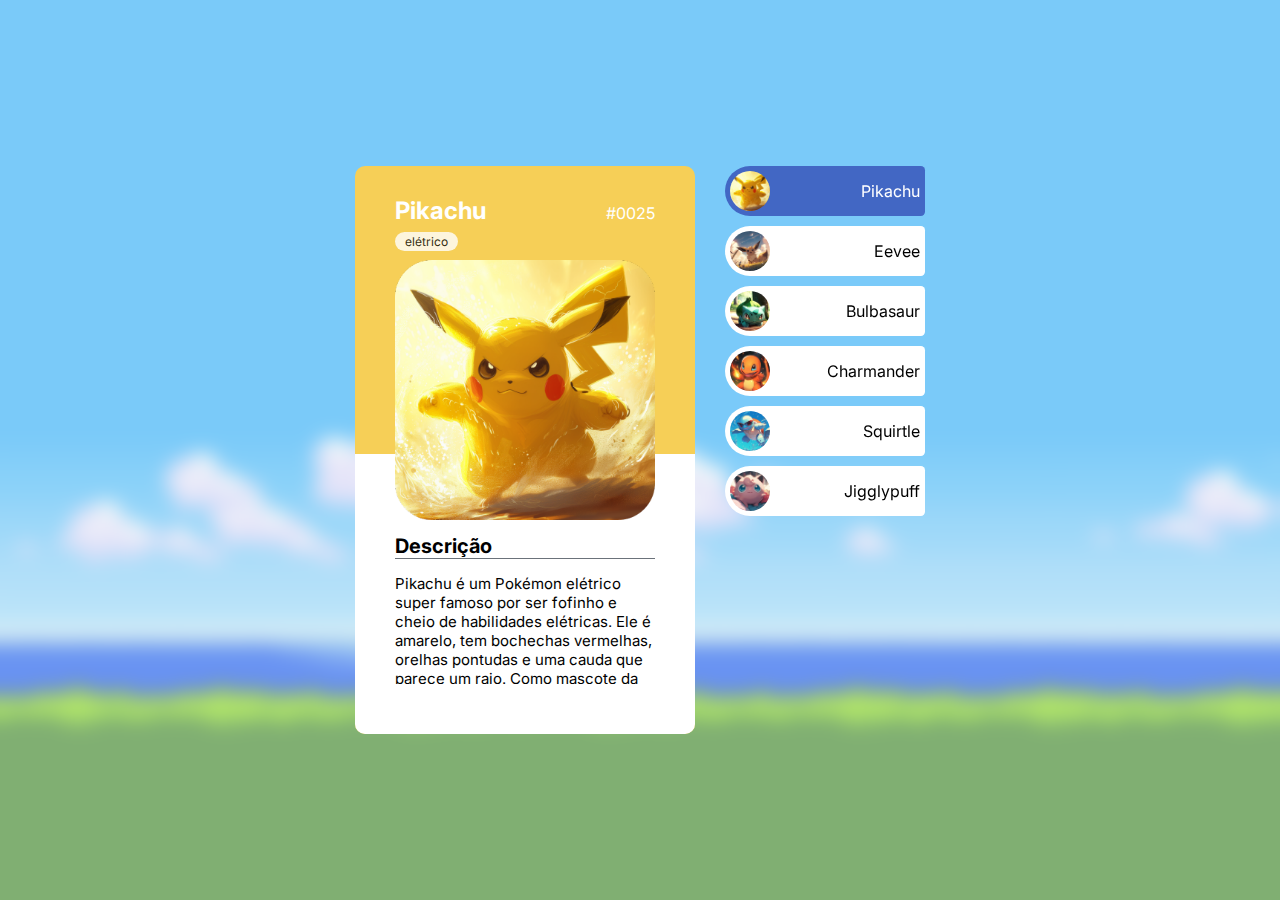
<file: index.html>
<!DOCTYPE html>
<html lang="pt-BR">

<head>
    <meta charset="UTF-8">
    <meta name="viewport" content="width=device-width, initial-scale=1.0">
    <title>Pokédex!</title>


    <link rel="stylesheet" href="./src/css/reset.css">
    <link rel="stylesheet" href="./src/css/estilos.css">
    <link rel="stylesheet" href="./src/css/responsivo.css">

    <link rel="preconnect" href="https://fonts.googleapis.com">
<link rel="preconnect" href="https://fonts.gstatic.com" crossorigin>
<link href="https://fonts.googleapis.com/css2?family=Inter:ital,opsz,wght@0,14..32,100..900;1,14..32,100..900&family=Poppins:ital,wght@0,100;0,200;0,300;0,400;0,500;0,600;0,700;0,800;0,900;1,100;1,200;1,300;1,400;1,500;1,600;1,700;1,800;1,900&display=swap" rel="stylesheet">

</head>

<body>
    <main>
        <div class="pokedexs">
            <div class="cartoes-pokedex">
                <div class="cartao-pokedex tipo-eletrico aberto" id="cartao-pikachu">
                    <div class="cartao-topo">
                        <div class="detalhes">
                            <h2 class="nome">Pikachu</h2>
                            <span>#0025</span>
                        </div>
                        <span class="tipo">elétrico</span>
                        <div class="cartao-imagem">
                            <img src="./src/imagens/pikachu.png" alt="Pikachu">
                        </div>
                    </div>
                    <div class="cartao-informacoes">
                        <div class="descricao">
                            <h3>Descrição</h3>
                            <p>Pikachu é um Pokémon elétrico super famoso por ser fofinho e cheio de habilidades
                                elétricas. Ele é amarelo, tem bochechas vermelhas, orelhas pontudas e uma cauda que
                                parece um raio. Como mascote da franquia Pokémon, ele é o parceiro inseparável do Ash no
                                anime. Pikachu vem do Pichu e pode virar um Raichu se usar uma Pedra do Trovão. Ele é
                                muito popular e está em todo tipo de produto e mídia relacionada a Pokémon.</p>
                        </div>
                    </div>
                </div>

                <div class="cartao-pokedex tipo-normal" id="cartao-eevee">
                    <div class="cartao-topo">
                        <div class="detalhes">
                            <h2 class="nome">Eevee</h2>
                            <span>#0133</span>
                        </div>
                        <span class="tipo">normal</span>
                        <div class="cartao-imagem">
                            <img src="./src/imagens/eevee.png" alt="Eevee">
                        </div>
                    </div>
                    <div class="cartao-informacoes">
                        <div class="descricao">
                            <h3>Descrição</h3>
                            <p>Eevee é um Pokémon do tipo Normal, conhecido por sua fofura e capacidade única de evoluir
                                para várias formas diferentes, chamadas "Eeveelutions". Ele tem pelagem marrom, uma
                                cauda fofa e uma gola de pelo creme. Eevee pode evoluir para Vaporeon, Jolteon, Flareon,
                                Espeon, Umbreon, Leafeon, Glaceon ou Sylveon, dependendo de fatores como pedras
                                evolutivas e condições específicas. É muito popular entre os fãs por sua versatilidade e
                                charme.</p>
                        </div>
                    </div>
                </div>

                <div class="cartao-pokedex tipo-planta" id="cartao-bulbasaur">
                    <div class="cartao-topo">
                        <div class="detalhes">
                            <h2 class="nome">Bulbasaur</h2>
                            <span>#0001</span>
                        </div>
                        <span class="tipo">planta</span>
                        <div class="cartao-imagem">
                            <img src="./src/imagens/bulbasaur.png" alt="Bulbasaur">
                        </div>
                    </div>
                    <div class="cartao-informacoes">
                        <div class="descricao">
                            <h3>Descrição</h3>
                            <p>Bulbasaur é um Pokémon do tipo Planta/Venenoso, conhecido por seu visual que lembra um
                                pequeno dinossauro com um bulbo de planta nas costas. Esse bulbo é a fonte de seus
                                poderes e permite que ele use ataques como "Chicote de Vinha". Bulbasaur evolui para
                                Ivysaur e depois para Venusaur. Ele é um dos Pokémon iniciais da região de Kanto e é
                                muito popular entre os fãs por sua lealdade e coragem.</p>
                        </div>
                    </div>
                </div>

                <div class="cartao-pokedex tipo-fogo" id="cartao-charmander">
                    <div class="cartao-topo">
                        <div class="detalhes">
                            <h2 class="nome">Charmander</h2>
                            <span>#0004</span>
                        </div>
                        <span class="tipo">fogo</span>
                        <div class="cartao-imagem">
                            <img src="./src/imagens/charmander.png" alt="Charmander">
                        </div>
                    </div>
                    <div class="cartao-informacoes">
                        <div class="descricao">
                            <h3>Descrição</h3>
                            <p>Charmander é um Pokémon do tipo Fogo, conhecido por sua aparência de pequeno dinossauro
                                laranja com uma chama na ponta da cauda. Essa chama reflete seu estado emocional e de
                                saúde. Charmander pode usar ataques de fogo como "Brasas" e "Lança-Chamas". Ele evolui
                                para Charmeleon e depois para Charizard, tornando-se mais poderoso. No anime, é
                                retratado como leal e corajoso. Como um dos Pokémon iniciais da região de Kanto,
                                Charmander é muito popular entre os fãs.</p>
                        </div>
                    </div>
                </div>

                <div class="cartao-pokedex tipo-agua" id="cartao-squirtle">
                    <div class="cartao-topo">
                        <div class="detalhes">
                            <h2 class="nome">Squirtle</h2>
                            <span>#0007</span>
                        </div>
                        <span class="tipo">agua</span>
                        <div class="cartao-imagem">
                            <img src="./src/imagens/squirtle.png" alt="Squirtle">
                        </div>
                    </div>
                    <div class="cartao-informacoes">
                        <div class="descricao">
                            <h3>Descrição</h3>
                            <p>Squirtle é um Pokémon do tipo Água, conhecido por sua aparência de pequena tartaruga azul
                                com uma cauda enrolada. Ele pode usar ataques de água, como "Jato de Água" e "Pistola
                                d'Água". Squirtle evolui para Wartortle e depois para Blastoise, ganhando mais força e
                                habilidades. No anime, é retratado como leal e corajoso. Como um dos Pokémon iniciais da
                                região de Kanto, Squirtle é muito popular entre os fãs.</p>
                        </div>
                    </div>
                </div>

                <div class="cartao-pokedex tipo-fada" id="cartao-jigglypuff">
                    <div class="cartao-topo">
                        <div class="detalhes">
                            <h2 class="nome">Jigglypuff</h2>
                            <span>#0039</span>
                        </div>
                        <span class="tipo">fada</span>
                        <div class="cartao-imagem">
                            <img src="./src/imagens/jigglypuff.png" alt="Jigglypuff">
                        </div>
                    </div>
                    <div class="cartao-informacoes">
                        <div class="descricao">
                            <h3>Descrição</h3>
                            <p>Jigglypuff é um Pokémon do tipo Normal/Fada, conhecido por sua aparência fofa e redonda,
                                com grandes olhos azuis e uma pelagem rosa. Ele tem a habilidade de cantar uma canção de
                                ninar que faz seus oponentes adormecerem. Jigglypuff é famoso por ficar irritado quando
                                as pessoas adormecem durante suas apresentações, muitas vezes desenhando em seus rostos
                                como vingança. Ele evolui para Wigglytuff quando exposto a uma Pedra da Lua. Jigglypuff
                                é um personagem popular na franquia Pokémon, aparecendo em jogos, animes e outros
                                produtos.</p>
                        </div>
                    </div>
                </div>
            </div>
            <nav class="listagem">
                <ul>
                    <li class="pokedex ativo" id="pikachu">
                        <img src="./src/imagens/pikachu.png" alt="Pikachu">
                        <span>Pikachu</span>
                    </li>
                    <li class="pokedex" id="eevee">
                        <img src="./src/imagens/eevee.png" alt="Eevee">
                        <span>Eevee</span>
                    </li>
                    <li class="pokedex" id="bulbasaur">
                        <img src="./src/imagens/bulbasaur.png" alt="Bulbasaur">
                        <span>Bulbasaur</span>
                    </li>
                    <li class="pokedex" id="charmander">
                        <img src="./src/imagens/charmander.png" alt="Charmander">
                        <span>Charmander</span>
                    </li>
                    <li class="pokedex" id="squirtle">
                        <img src="./src/imagens/squirtle.png" alt="Squirtle">
                        <span>Squirtle</span>
                    </li>
                    <li class="pokedex" id="jigglypuff">
                        <img src="./src/imagens/jigglypuff.png" alt="Jigglypuff">
                        <span>Jigglypuff</span>
                    </li>
                </ul>
            </nav>
        </div>
    </main>
    <script src="./src/js/index.js"></script>
</body>
</html>
</file>
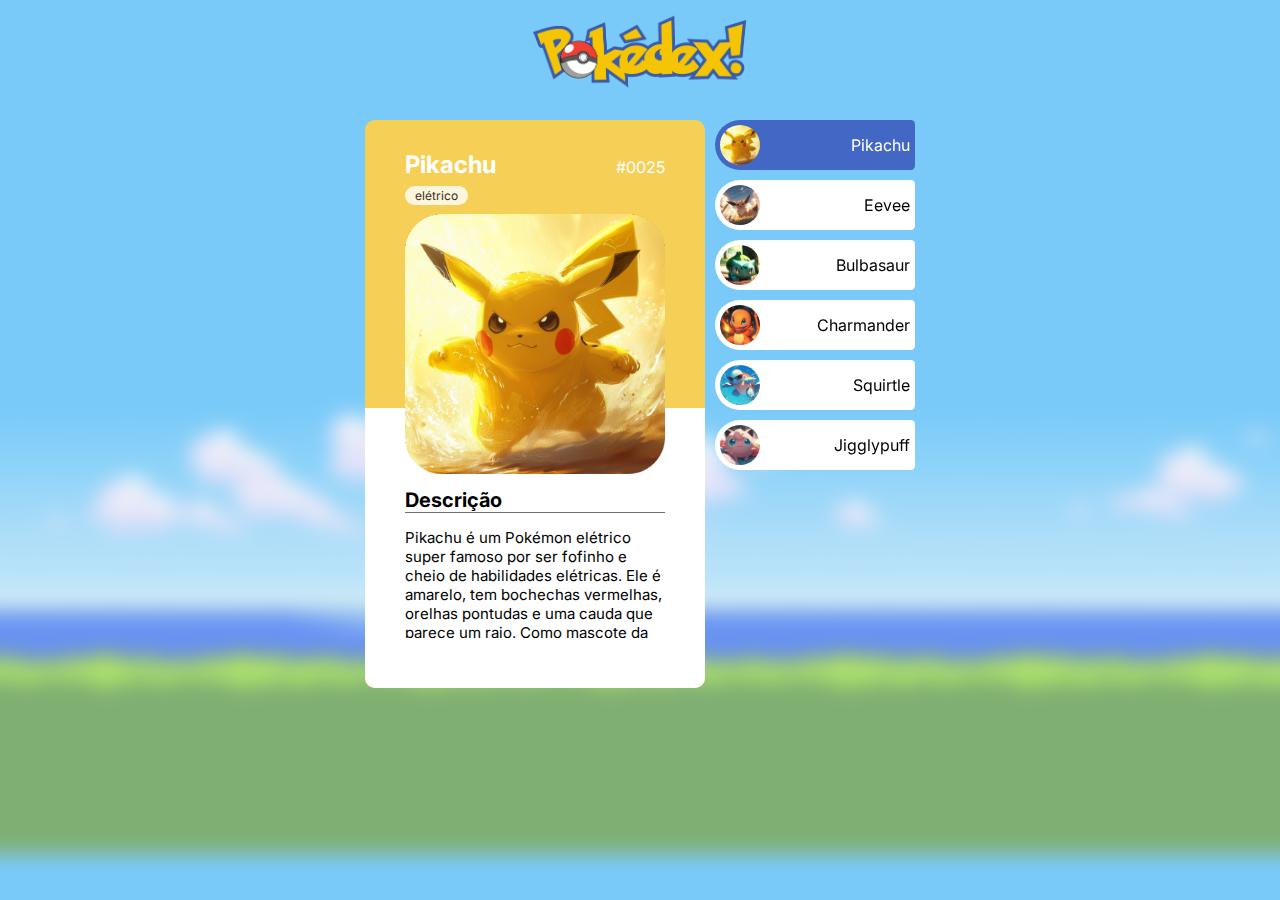
<file: Projeto-pokedex/index.html>
<!DOCTYPE html>
<html lang="pt-BR">

<head>
    <meta charset="UTF-8">
    <meta name="viewport" content="width=device-width, initial-scale=1.0">
    <title>Pokédex!</title>


    

    <link rel="stylesheet" href="./src/css/reset.css">
    <link rel="stylesheet" href="./src/css/estilos.css">
    <link rel="stylesheet" href="./src/css/responsivo.css">

    <link rel="preconnect" href="https://fonts.googleapis.com">
<link rel="preconnect" href="https://fonts.gstatic.com" crossorigin>
<link href="https://fonts.googleapis.com/css2?family=Inter:ital,opsz,wght@0,14..32,100..900;1,14..32,100..900&family=Poppins:ital,wght@0,100;0,200;0,300;0,400;0,500;0,600;0,700;0,800;0,900;1,100;1,200;1,300;1,400;1,500;1,600;1,700;1,800;1,900&display=swap" rel="stylesheet">

</head>

<body>

    <header>
        <img src="./src/imagens/pokedex.png" alt="Pokedex" class="logo">
    </header>
    <main>
        <div class="pokedexs">
            <div class="cartoes-pokedex">
                <div class="cartao-pokedex tipo-eletrico aberto" id="cartao-pikachu">
                    <div class="cartao-topo">
                        <div class="detalhes">
                            <h2 class="nome">Pikachu</h2>
                            <span>#0025</span>
                        </div>
                        <span class="tipo">elétrico</span>
                        <div class="cartao-imagem">
                            <img src="./src/imagens/pikachu.png" alt="Pikachu">
                        </div>
                    </div>
                    <div class="cartao-informacoes">
                        <div class="descricao">
                            <h3>Descrição</h3>
                            <p>Pikachu é um Pokémon elétrico super famoso por ser fofinho e cheio de habilidades
                                elétricas. Ele é amarelo, tem bochechas vermelhas, orelhas pontudas e uma cauda que
                                parece um raio. Como mascote da franquia Pokémon, ele é o parceiro inseparável do Ash no
                                anime. Pikachu vem do Pichu e pode virar um Raichu se usar uma Pedra do Trovão. Ele é
                                muito popular e está em todo tipo de produto e mídia relacionada a Pokémon.</p>
                        </div>
                    </div>
                </div>

                <div class="cartao-pokedex tipo-normal" id="cartao-eevee">
                    <div class="cartao-topo">
                        <div class="detalhes">
                            <h2 class="nome">Eevee</h2>
                            <span>#0133</span>
                        </div>
                        <span class="tipo">normal</span>
                        <div class="cartao-imagem">
                            <img src="./src/imagens/eevee.png" alt="Eevee">
                        </div>
                    </div>
                    <div class="cartao-informacoes">
                        <div class="descricao">
                            <h3>Descrição</h3>
                            <p>Eevee é um Pokémon do tipo Normal, conhecido por sua fofura e capacidade única de evoluir
                                para várias formas diferentes, chamadas "Eeveelutions". Ele tem pelagem marrom, uma
                                cauda fofa e uma gola de pelo creme. Eevee pode evoluir para Vaporeon, Jolteon, Flareon,
                                Espeon, Umbreon, Leafeon, Glaceon ou Sylveon, dependendo de fatores como pedras
                                evolutivas e condições específicas. É muito popular entre os fãs por sua versatilidade e
                                charme.</p>
                        </div>
                    </div>
                </div>

                <div class="cartao-pokedex tipo-planta" id="cartao-bulbasaur">
                    <div class="cartao-topo">
                        <div class="detalhes">
                            <h2 class="nome">Bulbasaur</h2>
                            <span>#0001</span>
                        </div>
                        <span class="tipo">planta</span>
                        <div class="cartao-imagem">
                            <img src="./src/imagens/bulbasaur.png" alt="Bulbasaur">
                        </div>
                    </div>
                    <div class="cartao-informacoes">
                        <div class="descricao">
                            <h3>Descrição</h3>
                            <p>Bulbasaur é um Pokémon do tipo Planta/Venenoso, conhecido por seu visual que lembra um
                                pequeno dinossauro com um bulbo de planta nas costas. Esse bulbo é a fonte de seus
                                poderes e permite que ele use ataques como "Chicote de Vinha". Bulbasaur evolui para
                                Ivysaur e depois para Venusaur. Ele é um dos Pokémon iniciais da região de Kanto e é
                                muito popular entre os fãs por sua lealdade e coragem.</p>
                        </div>
                    </div>
                </div>

                <div class="cartao-pokedex tipo-fogo" id="cartao-charmander">
                    <div class="cartao-topo">
                        <div class="detalhes">
                            <h2 class="nome">Charmander</h2>
                            <span>#0004</span>
                        </div>
                        <span class="tipo">fogo</span>
                        <div class="cartao-imagem">
                            <img src="./src/imagens/charmander.png" alt="Charmander">
                        </div>
                    </div>
                    <div class="cartao-informacoes">
                        <div class="descricao">
                            <h3>Descrição</h3>
                            <p>Charmander é um Pokémon do tipo Fogo, conhecido por sua aparência de pequeno dinossauro
                                laranja com uma chama na ponta da cauda. Essa chama reflete seu estado emocional e de
                                saúde. Charmander pode usar ataques de fogo como "Brasas" e "Lança-Chamas". Ele evolui
                                para Charmeleon e depois para Charizard, tornando-se mais poderoso. No anime, é
                                retratado como leal e corajoso. Como um dos Pokémon iniciais da região de Kanto,
                                Charmander é muito popular entre os fãs.</p>
                        </div>
                    </div>
                </div>

                <div class="cartao-pokedex tipo-agua" id="cartao-squirtle">
                    <div class="cartao-topo">
                        <div class="detalhes">
                            <h2 class="nome">Squirtle</h2>
                            <span>#0007</span>
                        </div>
                        <span class="tipo">agua</span>
                        <div class="cartao-imagem">
                            <img src="./src/imagens/squirtle.png" alt="Squirtle">
                        </div>
                    </div>
                    <div class="cartao-informacoes">
                        <div class="descricao">
                            <h3>Descrição</h3>
                            <p>Squirtle é um Pokémon do tipo Água, conhecido por sua aparência de pequena tartaruga azul
                                com uma cauda enrolada. Ele pode usar ataques de água, como "Jato de Água" e "Pistola
                                d'Água". Squirtle evolui para Wartortle e depois para Blastoise, ganhando mais força e
                                habilidades. No anime, é retratado como leal e corajoso. Como um dos Pokémon iniciais da
                                região de Kanto, Squirtle é muito popular entre os fãs.</p>
                        </div>
                    </div>
                </div>

                <div class="cartao-pokedex tipo-fada" id="cartao-jigglypuff">
                    <div class="cartao-topo">
                        <div class="detalhes">
                            <h2 class="nome">Jigglypuff</h2>
                            <span>#0039</span>
                        </div>
                        <span class="tipo">fada</span>
                        <div class="cartao-imagem">
                            <img src="./src/imagens/jigglypuff.png" alt="Jigglypuff">
                        </div>
                    </div>
                    <div class="cartao-informacoes">
                        <div class="descricao">
                            <h3>Descrição</h3>
                            <p>Jigglypuff é um Pokémon do tipo Normal/Fada, conhecido por sua aparência fofa e redonda,
                                com grandes olhos azuis e uma pelagem rosa. Ele tem a habilidade de cantar uma canção de
                                ninar que faz seus oponentes adormecerem. Jigglypuff é famoso por ficar irritado quando
                                as pessoas adormecem durante suas apresentações, muitas vezes desenhando em seus rostos
                                como vingança. Ele evolui para Wigglytuff quando exposto a uma Pedra da Lua. Jigglypuff
                                é um personagem popular na franquia Pokémon, aparecendo em jogos, animes e outros
                                produtos.</p>
                        </div>
                    </div>
                </div>
            </div>
            <nav class="listagem">
                <ul>
                    <li class="pokedex ativo" id="pikachu">
                        <img src="./src/imagens/pikachu.png" alt="Pikachu">
                        <span>Pikachu</span>
                    </li>
                    <li class="pokedex" id="eevee">
                        <img src="./src/imagens/eevee.png" alt="Eevee">
                        <span>Eevee</span>
                    </li>
                    <li class="pokedex" id="bulbasaur">
                        <img src="./src/imagens/bulbasaur.png" alt="Bulbasaur">
                        <span>Bulbasaur</span>
                    </li>
                    <li class="pokedex" id="charmander">
                        <img src="./src/imagens/charmander.png" alt="Charmander">
                        <span>Charmander</span>
                    </li>
                    <li class="pokedex" id="squirtle">
                        <img src="./src/imagens/squirtle.png" alt="Squirtle">
                        <span>Squirtle</span>
                    </li>
                    <li class="pokedex" id="jigglypuff">
                        <img src="./src/imagens/jigglypuff.png" alt="Jigglypuff">
                        <span>Jigglypuff</span>
                    </li>
                </ul>
            </nav>
        </div>
    </main>
    <script src="./src/js/index.js"></script>
</body>
</html>
</file>
<file: src/css/estilos.css>
body {
    font-family: "Inter", sans-serif;
    background-image: url("../imagens/background.png");
    background-size: cover;
    background-position: center;
}

body::before {
    content: "";
    position: fixed;
    top: 0;
    left: 0;
    width: 100%;
    height: 100%;
    z-index: -1;
    backdrop-filter:  blur(10px);
}

main {
    display: flex;
    justify-content: center;
    align-items: center;

    min-height: 100vh;
}

.pokedexs {
    display: flex;
    gap: 30px;
    padding: 7% 0;
}

.cartao-pokedex {
    display: none;
    max-width: 340px;
    border-radius: 10px;
    
}

.cartao-pokedex.aberto {
    display: block;
}

.cartao-pokedex img{
    width: 100%;
    height: 100%;
    margin-top: 10px;
}

.cartao-pokedex .cartao-topo {
    padding: 30px 40px 0;
}

.cartao-pokedex .nome {
    margin-bottom: 5px; 
}

.cartao-pokedex .tipo {
    background-color: #ffffff;
    font-size: 12px;
    opacity: 0.8;
    border-radius: 10px;
    padding: 2px 10px;
}

.cartao-pokedex .detalhes {
    color: #ffffff;
    display: flex;
    justify-content: space-between;
    align-items: center;
}

.cartao-pokedex .cartao-informacoes {
    background-color: #ffffff;
    display: flex;
    justify-content: space-between;
    padding: 80px 30px 50px;
    margin-top: -70px;
    border-bottom-left-radius: 10px;
    border-bottom-right-radius: 10px;
}

.cartao-pokedex .cartao-informacoes h3 {
    font-size: 20px;
    margin-bottom: 15px;
    border-bottom: 1px solid #6b727a;
}

.cartao-pokedex .cartao-informacoes .descricao {
    padding: 0 10px;
    font-size: 15px;
    max-height: 150px;
    overflow-y: scroll;
}

.tipo-eletrico {
    background-color: #f6cf57;
}

.tipo-normal {
    background-color: #ad764e;
}

.tipo-planta {
    background-color: #89c893;
}

.tipo-fogo {
    background-color: #ea8b24;
}

.tipo-agua {
    background-color: #a1d9ef;
}

.tipo-fada {
    background-color: #f1aab7;
}

.listagem {
    max-width: 200px;
}

.listagem .pokedex img {
    width: 21%;
    display: flex;
    border-radius: 50%;
}

.listagem .pokedex {
    background-color: #ffffff;
    color: #000000;
    display: flex;
    align-items: center;
    justify-content: space-between;
    padding: 0 5px;
    margin-bottom: 10px;
    cursor: pointer;
    border-top-left-radius: 30px;
    border-bottom-left-radius: 30px;
    border-top-right-radius: 5px;
    border-bottom-right-radius: 5px;
    min-height: 50px;
    transition: 0.15 ease-in-out;
}

.listagem .pokedex:hover {
    transform: scale(1.02);
}

.listagem .pokedex spam {
    padding-right: 20px;    
} 

.listagem .pokedex.ativo {
    background-color: #4267c4;
    color: #ffffff;
}
</file>
<file: src/css/responsivo.css>
@media(max-width: 750px){
   .pokedexs{
    flex-direction: column;
    align-items: center;
    padding: 30px 0;
   }

   .cartao-pokedex{
    max-width: 300px;
   }

   .cartao-pokedex .cartao-informacoes{
    padding: 60px 30px 30px;
    margin-top: -50px;
   }

   .cartao-pokedex .cartao-informacoes h3{
    font-size: 16px;
   }

   .listagem{
    max-width: 360px;
   }

   .listagem .pokedex{
    width: 45%;
    border-top-left-radius: 0;
    border-bottom-left-radius: 0;
    margin-bottom: 0;
    border-radius: 10px;
   }

   .listagem ul{
    display: flex;
    justify-content: center;
    flex-wrap: wrap;
    gap: 8px;

   }
}
</file>
<file: Projeto-pokedex/src/css/estilos.css>
body {
    font-family: "Inter", sans-serif;
    background-image: url("../imagens/background.png");
    background-size: cover;
    background-position: center;
}

header{
    text-align: center;
    margin-bottom: -170px;
    }
    header img{
    width: 300px;
    }

body::before {
    content: "";
    position: fixed;
    top: 0;
    left: 0;
    width: 100%;
    height: 100%;
    z-index: -1;
    backdrop-filter:  blur(10px);
}


main {
    
    display: flex;
    justify-content: center;
    align-items: center;

    min-height: 100vh;
}

.pokedexs {
    display: flex;
    gap: 10px;
    padding: 1% 0;
}

.cartao-pokedex {
    display: none;
    max-width: 340px;
    border-radius: 10px;
    
}

.cartao-pokedex.aberto {
    display: block;
}

.cartao-pokedex img{
    width: 100%;
    height: 100%;
    margin-top: 10px;
}

.cartao-pokedex .cartao-topo {
    padding: 30px 40px 0;
}

.cartao-pokedex .nome {
    margin-bottom: 5px; 
}

.cartao-pokedex .tipo {
    background-color: #ffffff;
    font-size: 12px;
    opacity: 0.8;
    border-radius: 10px;
    padding: 2px 10px;
}

.cartao-pokedex .detalhes {
    color: #ffffff;
    display: flex;
    justify-content: space-between;
    align-items: center;
}

.cartao-pokedex .cartao-informacoes {
    background-color: #ffffff;
    display: flex;
    justify-content: space-between;
    padding: 80px 30px 50px;
    margin-top: -70px;
    border-bottom-left-radius: 10px;
    border-bottom-right-radius: 10px;
}

.cartao-pokedex .cartao-informacoes h3 {
    font-size: 20px;
    margin-bottom: 15px;
    border-bottom: 1px solid #6b727a;
}

.cartao-pokedex .cartao-informacoes .descricao {
    padding: 0 10px;
    font-size: 15px;
    max-height: 150px;
    overflow-y: scroll;
}

.tipo-eletrico {
    background-color: #f6cf57;
}

.tipo-normal {
    background-color: #ad764e;
}

.tipo-planta {
    background-color: #89c893;
}

.tipo-fogo {
    background-color: #ea8b24;
}

.tipo-agua {
    background-color: #a1d9ef;
}

.tipo-fada {
    background-color: #f1aab7;
}

.listagem {
    max-width: 200px;
}

.listagem .pokedex img {
    width: 21%;
    display: flex;
    border-radius: 50%;
}

.listagem .pokedex {
    background-color: #ffffff;
    color: #000000;
    display: flex;
    align-items: center;
    justify-content: space-between;
    padding: 0 5px;
    margin-bottom: 10px;
    cursor: pointer;
    border-top-left-radius: 30px;
    border-bottom-left-radius: 30px;
    border-top-right-radius: 5px;
    border-bottom-right-radius: 5px;
    min-height: 50px;
    transition: 0.15 ease-in-out;
}

.listagem .pokedex:hover {
    transform: scale(1.02);
}

.listagem .pokedex spam {
    padding-right: 20px;    
} 

.listagem .pokedex.ativo {
    background-color: #4267c4;
    color: #ffffff;
}
</file>
<file: Projeto-pokedex/src/css/responsivo.css>
@media(max-width: 750px){
   .pokedexs{
    flex-direction: column;
    align-items: center;
    padding: 30px 0;
   }

   .cartao-pokedex{
    max-width: 300px;
   }

   .cartao-pokedex .cartao-informacoes{
    padding: 60px 30px 30px;
    margin-top: -50px;
   }

   .cartao-pokedex .cartao-informacoes h3{
    font-size: 16px;
   }

   .listagem{
    max-width: 360px;
   }

   .listagem .pokedex{
    width: 45%;
    border-top-left-radius: 0;
    border-bottom-left-radius: 0;
    margin-bottom: 0;
    border-radius: 10px;
   }

   .listagem ul{
    display: flex;
    justify-content: center;
    flex-wrap: wrap;
    gap: 8px;

   }
}
</file>
